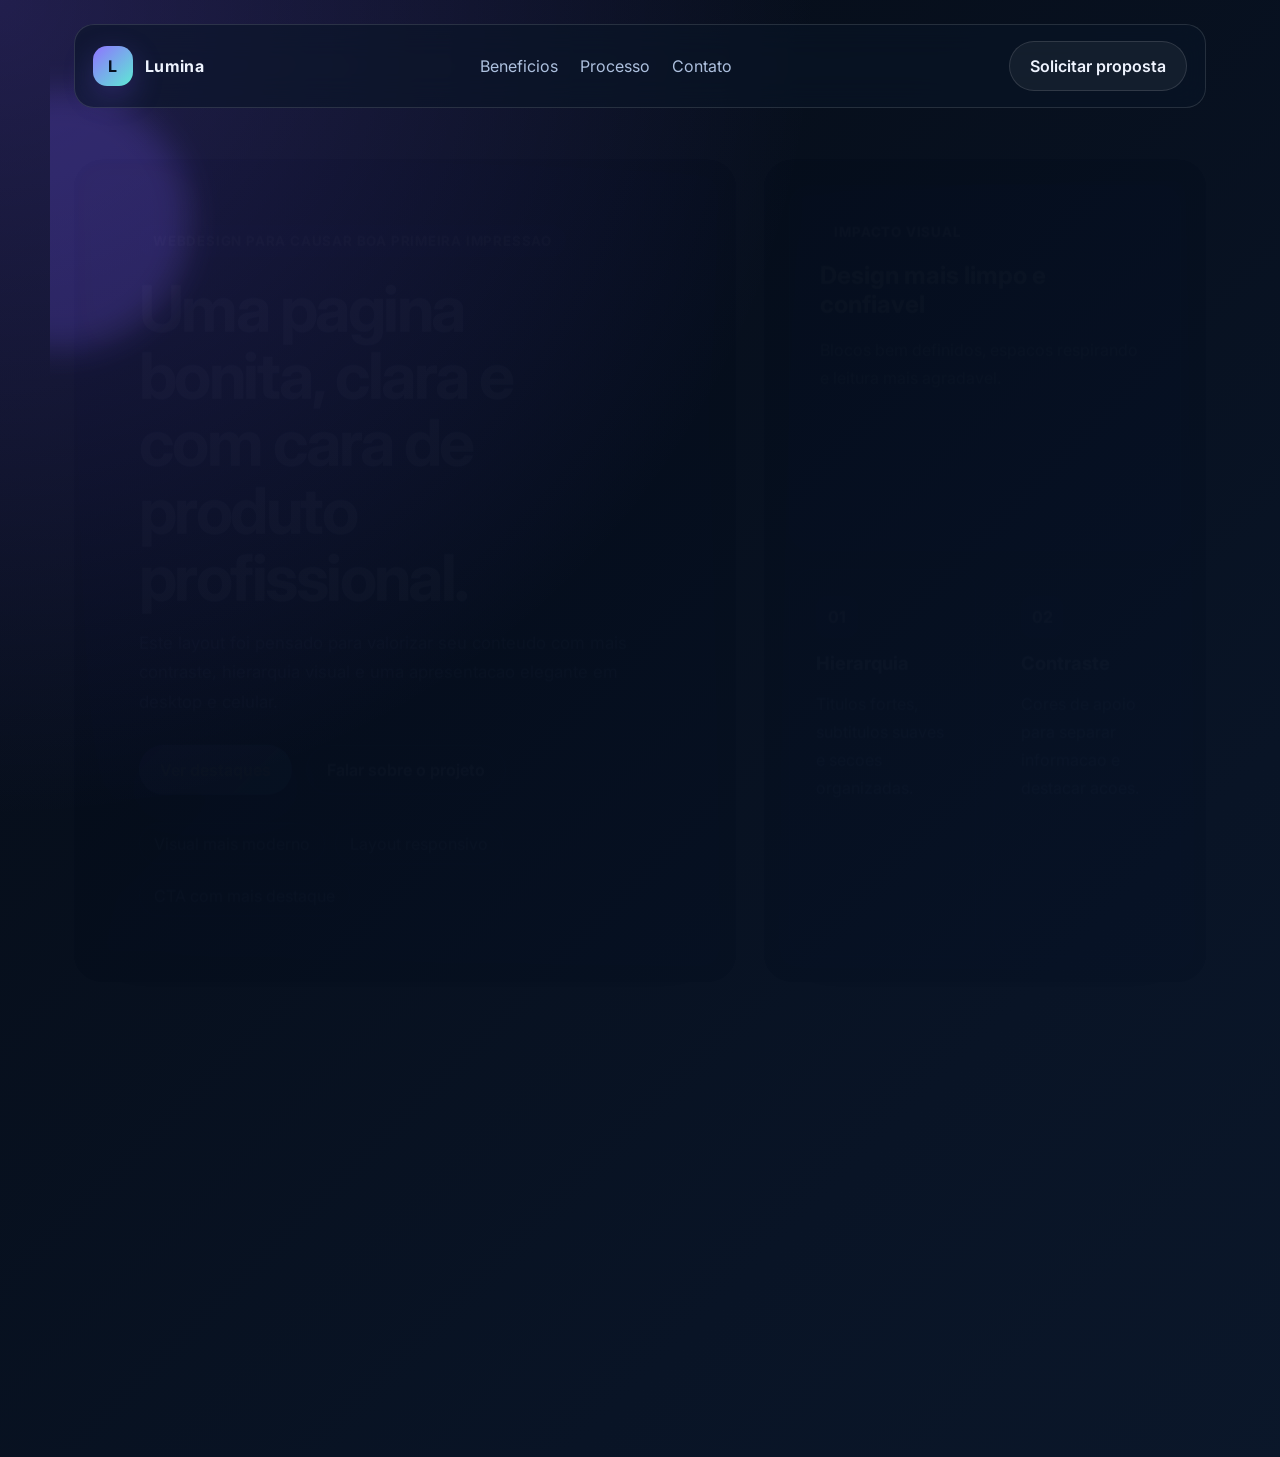
<file: index.html>
<!DOCTYPE html>
<html lang="pt-BR">
<head>
  <meta charset="UTF-8">
  <meta http-equiv="refresh" content="0; url=integracao-funcional.html">
  <meta name="viewport" content="width=device-width, initial-scale=1.0">
  <title>Redirecionando...</title>
</head>
<body>
  <p>Abra <a href="integracao-funcional.html">integracao-funcional.html</a>.</p>
</body>
</html>
</file>
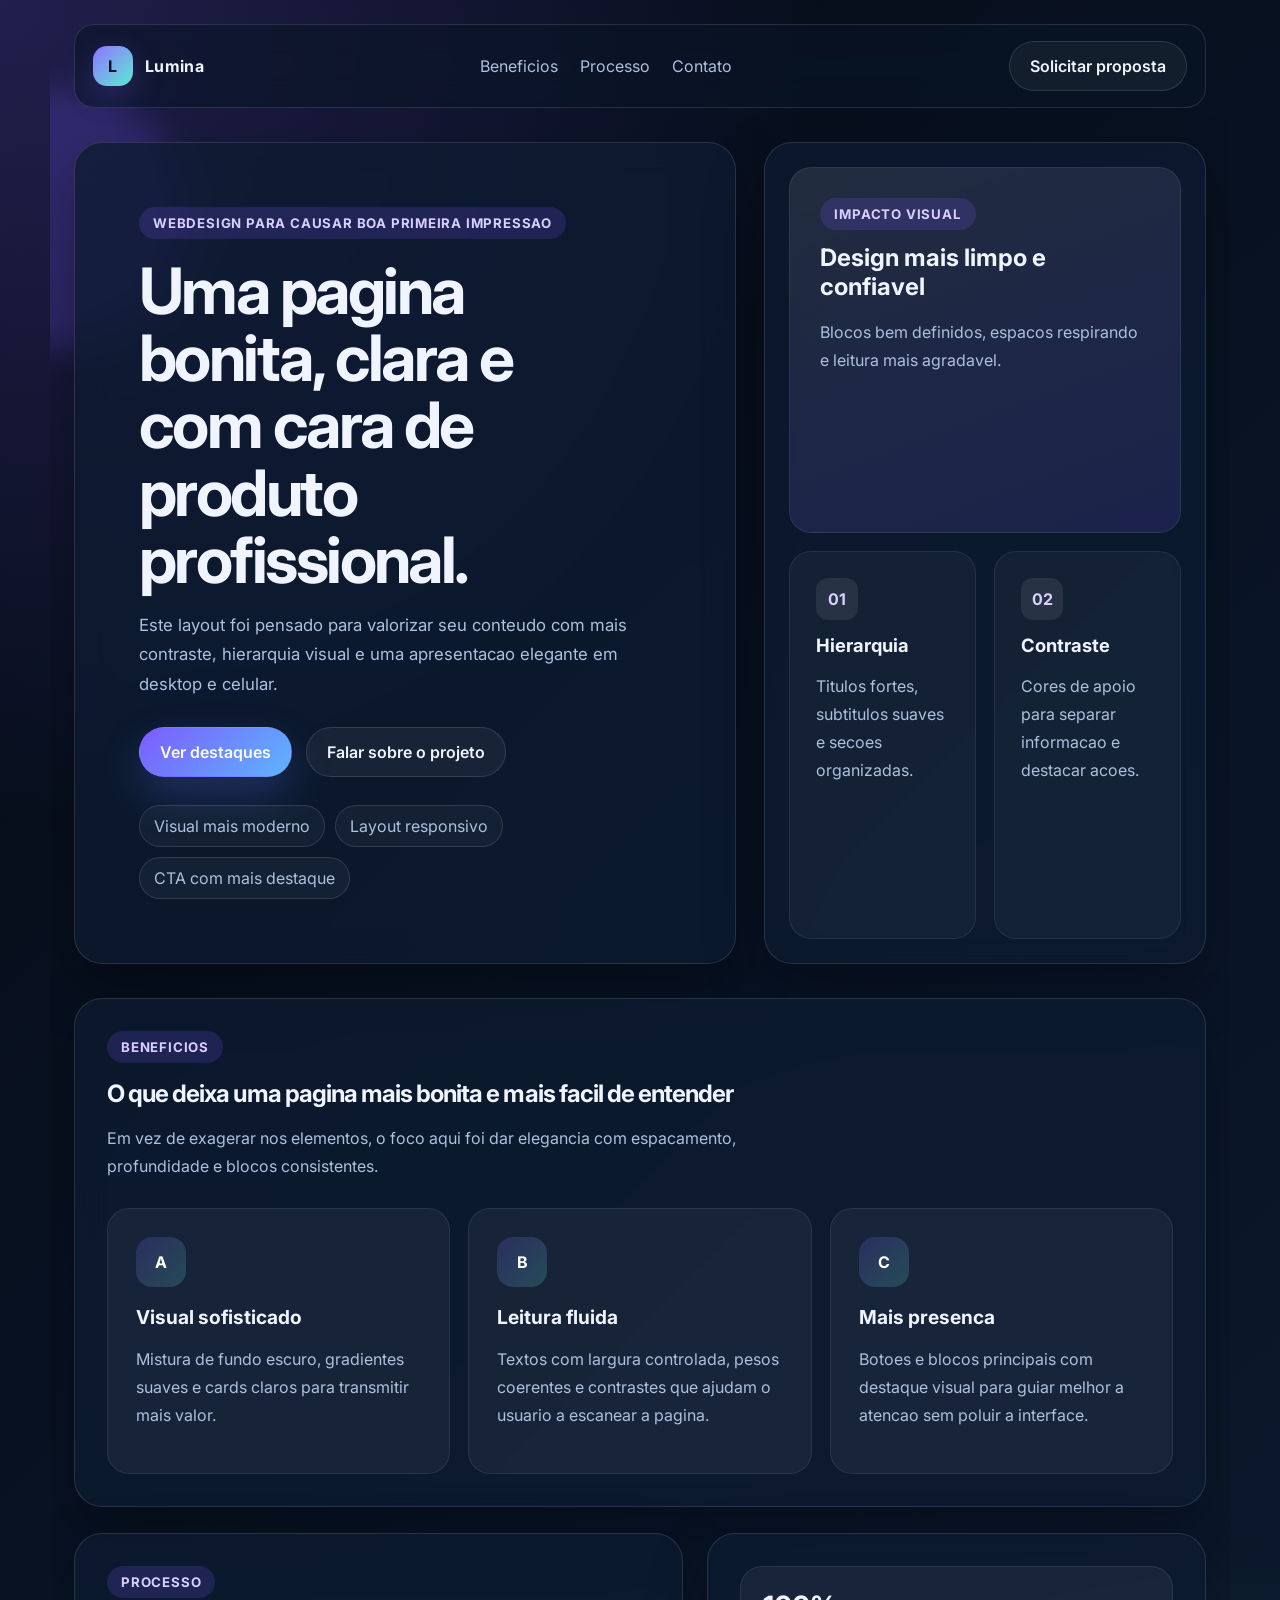
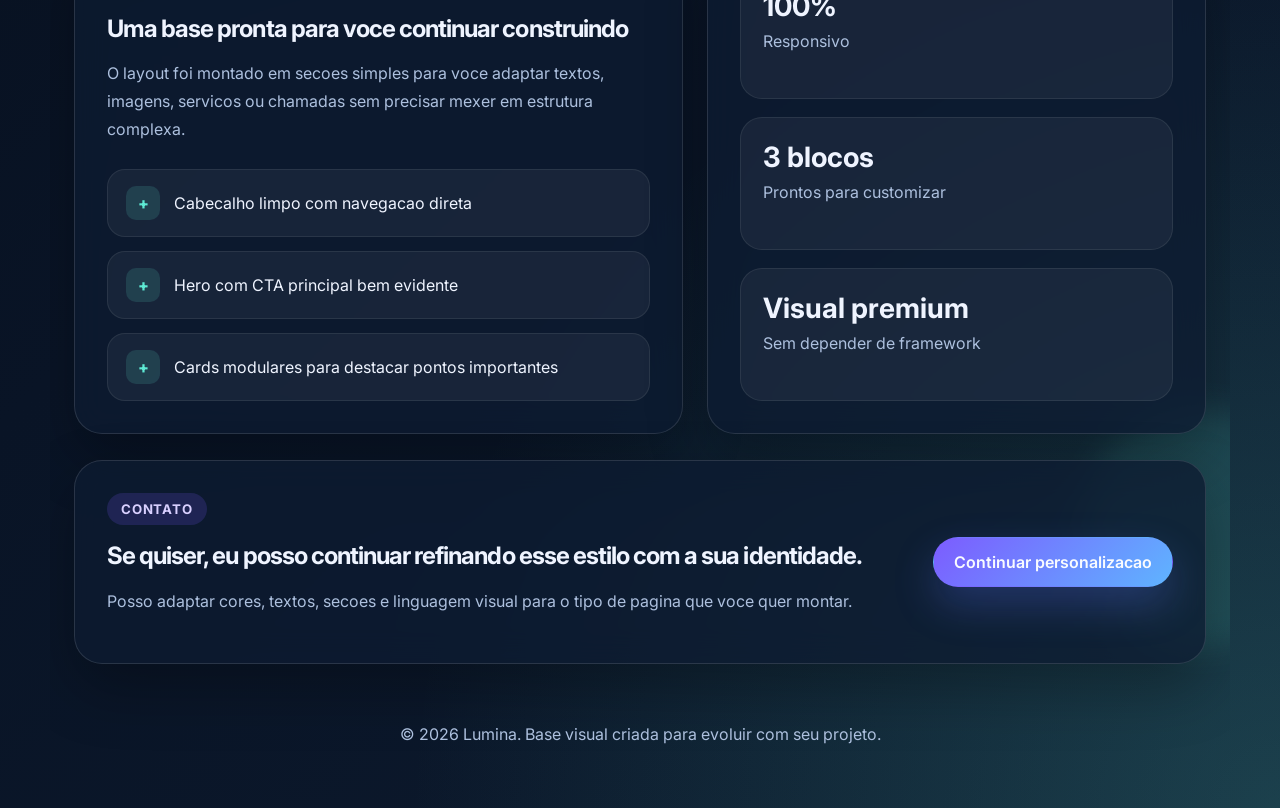
<file: integracao-funcional.html>
<!DOCTYPE html>
<html lang="pt-BR">
<head>
  <meta charset="UTF-8">
  <meta name="viewport" content="width=device-width, initial-scale=1.0">
  <title>Pagina com visual moderno</title>
  <meta
    name="description"
    content="Modelo de pagina com visual moderno, foco em clareza, contraste e apresentacao profissional."
  >
  <link rel="preconnect" href="https://fonts.googleapis.com">
  <link rel="preconnect" href="https://fonts.gstatic.com" crossorigin>
  <link
    href="https://fonts.googleapis.com/css2?family=Inter:wght@400;500;600;700;800&display=swap"
    rel="stylesheet"
  >
  <link rel="stylesheet" href="estilos.css">
</head>
<body>
  <div class="page-shell">
    <div class="background-orb orb-left" aria-hidden="true"></div>
    <div class="background-orb orb-right" aria-hidden="true"></div>

    <header class="topbar">
      <a href="#inicio" class="brand">
        <span class="brand-mark">L</span>
        <span class="brand-name">Lumina</span>
      </a>

      <nav class="nav">
        <a href="#beneficios">Beneficios</a>
        <a href="#processo">Processo</a>
        <a href="#contato">Contato</a>
      </nav>

      <a href="#contato" class="button button-ghost">Solicitar proposta</a>
    </header>

    <main>
      <section class="hero" id="inicio">
        <div class="hero-copy" data-reveal>
          <span class="eyebrow">Webdesign para causar boa primeira impressao</span>
          <h1>Uma pagina bonita, clara e com cara de produto profissional.</h1>
          <p class="hero-text">
            Este layout foi pensado para valorizar seu conteudo com mais contraste,
            hierarquia visual e uma apresentacao elegante em desktop e celular.
          </p>

          <div class="hero-actions">
            <a href="#beneficios" class="button button-primary">Ver destaques</a>
            <a href="#contato" class="button button-secondary">Falar sobre o projeto</a>
          </div>

          <ul class="hero-points" aria-label="Destaques do visual">
            <li>Visual mais moderno</li>
            <li>Layout responsivo</li>
            <li>CTA com mais destaque</li>
          </ul>
        </div>

        <aside class="hero-panel" data-reveal>
          <div class="panel-card panel-card-highlight">
            <span class="panel-label">Impacto visual</span>
            <strong>Design mais limpo e confiavel</strong>
            <p>Blocos bem definidos, espacos respirando e leitura mais agradavel.</p>
          </div>

          <div class="panel-grid">
            <article class="panel-card">
              <span class="panel-number">01</span>
              <h2>Hierarquia</h2>
              <p>Titulos fortes, subtitulos suaves e secoes organizadas.</p>
            </article>

            <article class="panel-card">
              <span class="panel-number">02</span>
              <h2>Contraste</h2>
              <p>Cores de apoio para separar informacao e destacar acoes.</p>
            </article>
          </div>
        </aside>
      </section>

      <section class="section" id="beneficios" data-reveal>
        <div class="section-heading">
          <span class="section-tag">Beneficios</span>
          <h2>O que deixa uma pagina mais bonita e mais facil de entender</h2>
          <p>
            Em vez de exagerar nos elementos, o foco aqui foi dar elegancia
            com espacamento, profundidade e blocos consistentes.
          </p>
        </div>

        <div class="feature-grid">
          <article class="feature-card">
            <span class="feature-icon">A</span>
            <h3>Visual sofisticado</h3>
            <p>
              Mistura de fundo escuro, gradientes suaves e cards claros para
              transmitir mais valor.
            </p>
          </article>

          <article class="feature-card">
            <span class="feature-icon">B</span>
            <h3>Leitura fluida</h3>
            <p>
              Textos com largura controlada, pesos coerentes e contrastes que
              ajudam o usuario a escanear a pagina.
            </p>
          </article>

          <article class="feature-card">
            <span class="feature-icon">C</span>
            <h3>Mais presenca</h3>
            <p>
              Botoes e blocos principais com destaque visual para guiar melhor a
              atencao sem poluir a interface.
            </p>
          </article>
        </div>
      </section>

      <section class="section section-split" id="processo">
        <div class="content-card" data-reveal>
          <span class="section-tag">Processo</span>
          <h2>Uma base pronta para voce continuar construindo</h2>
          <p>
            O layout foi montado em secoes simples para voce adaptar textos,
            imagens, servicos ou chamadas sem precisar mexer em estrutura complexa.
          </p>

          <div class="checklist">
            <div class="check-item">
              <span class="check-mark">+</span>
              <span>Cabecalho limpo com navegacao direta</span>
            </div>
            <div class="check-item">
              <span class="check-mark">+</span>
              <span>Hero com CTA principal bem evidente</span>
            </div>
            <div class="check-item">
              <span class="check-mark">+</span>
              <span>Cards modulares para destacar pontos importantes</span>
            </div>
          </div>
        </div>

        <div class="stats-card" data-reveal>
          <div class="stat-item">
            <strong>100%</strong>
            <span>Responsivo</span>
          </div>
          <div class="stat-item">
            <strong>3 blocos</strong>
            <span>Prontos para customizar</span>
          </div>
          <div class="stat-item">
            <strong>Visual premium</strong>
            <span>Sem depender de framework</span>
          </div>
        </div>
      </section>

      <section class="section cta-section" id="contato" data-reveal>
        <div>
          <span class="section-tag">Contato</span>
          <h2>Se quiser, eu posso continuar refinando esse estilo com a sua identidade.</h2>
          <p>
            Posso adaptar cores, textos, secoes e linguagem visual para o tipo
            de pagina que voce quer montar.
          </p>
        </div>

        <a href="mailto:contato@exemplo.com" class="button button-primary">
          Continuar personalizacao
        </a>
      </section>
    </main>

    <footer class="footer">
      <p>&copy; <span id="current-year"></span> Lumina. Base visual criada para evoluir com seu projeto.</p>
    </footer>
  </div>

  <script src="app.js"></script>
</body>
</html>
</file>
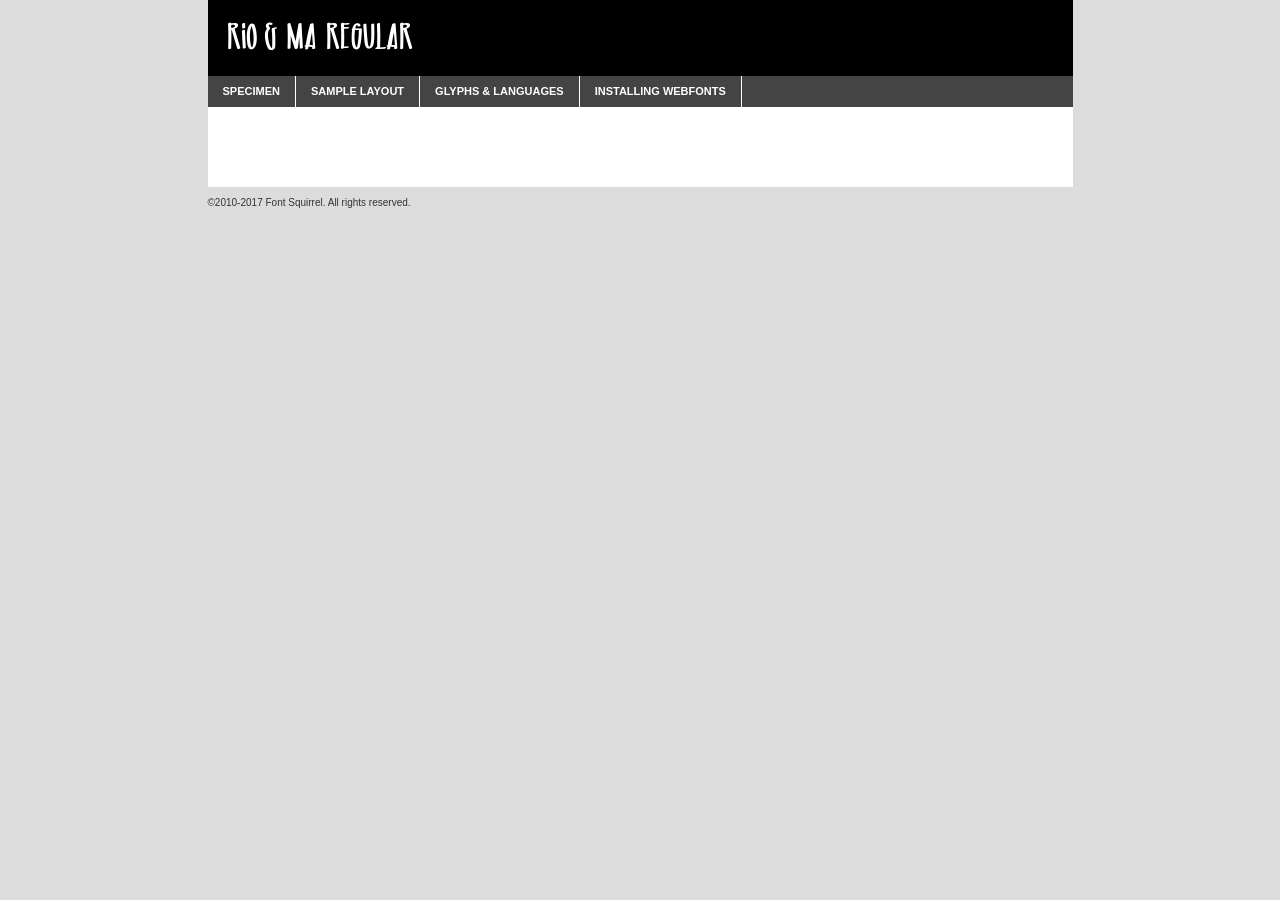
<file: public/fonts/rio__ma_400-demo.html>
<!DOCTYPE html PUBLIC "-//W3C//DTD XHTML 1.0 Transitional//EN"
        "http://www.w3.org/TR/xhtml1/DTD/xhtml1-transitional.dtd">

<html xmlns="http://www.w3.org/1999/xhtml" xml:lang="en" lang="en">
<head>
    <meta http-equiv="Content-Type" content="text/html; charset=utf-8"/>
    <script src="http://ajax.googleapis.com/ajax/libs/jquery/1.7.2/jquery.min.js" type="text/javascript" charset="utf-8"></script>
    <script type="text/javascript">
		(function($) {
			$.fn.easyTabs = function(option) {
				var param = jQuery.extend({ fadeSpeed: 'fast', defaultContent: 1, activeClass: 'active' }, option);
				$(this).each(function() {
					var thisId = '#' + this.id;
					if ( param.defaultContent == '' )
					{
						param.defaultContent = 1;
					}
					if ( typeof param.defaultContent == 'number' )
					{
						var defaultTab = $(thisId + ' .tabs li:eq(' + (param.defaultContent - 1) + ') a').attr('href').substr(1);
					}
					else
					{
						var defaultTab = param.defaultContent;
					}
					$(thisId + ' .tabs li a').each(function() {
						var tabToHide = $(this).attr('href').substr(1);
						$('#' + tabToHide).addClass('easytabs-tab-content');
					});
					hideAll();
					changeContent(defaultTab);

					function hideAll() {$(thisId + ' .easytabs-tab-content').hide();}

					function changeContent(tabId)
					{
						hideAll();
						$(thisId + ' .tabs li').removeClass(param.activeClass);
						$(thisId + ' .tabs li a[href=#' + tabId + ']').closest('li').addClass(param.activeClass);
						if ( param.fadeSpeed != 'none' )
						{
							$(thisId + ' #' + tabId).fadeIn(param.fadeSpeed);
						}
						else
						{
							$(thisId + ' #' + tabId).show();
						}
					}

					$(thisId + ' .tabs li').click(function() {
						var tabId = $(this).find('a').attr('href').substr(1);
						changeContent(tabId);
						return false;
					});
				});
			}
		})(jQuery);
    </script>
    <link rel="stylesheet" href="specimen_files/specimen_stylesheet.css" type="text/css" charset="utf-8"/>
    <link rel="stylesheet" href="stylesheet.css" type="text/css" charset="utf-8"/>

    <style type="text/css">
        		body {
			font-family: 'rio__maregular';
        		}

            </style>

    <title>RIO & MA Regular Specimen</title>


    <script type="text/javascript" charset="utf-8">
		$(document).ready(function() {
			$('#container').easyTabs({ defaultContent: 1 });
		});
    </script>
</head>

<body>
<div id="container">
    <div id="header">
		RIO & MA Regular    </div>
    <ul class="tabs">
        <li><a href="#specimen">Specimen</a></li>
        <li><a href="#layout">Sample Layout</a></li>
                <li><a href="#glyphs">Glyphs &amp; Languages</a></li>
        <li><a href="#installing">Installing Webfonts</a></li>

    </ul>

    <div id="main_content">


        <div id="specimen">

            <div class="section">
                <div class="grid12 firstcol">
                    <div class="huge">AaBb</div>
                </div>
            </div>

            <div class="section">
                <div class="glyph_range">A&#x200B;B&#x200b;C&#x200b;D&#x200b;E&#x200b;F&#x200b;G&#x200b;H&#x200b;I&#x200b;J&#x200b;K&#x200b;L&#x200b;M&#x200b;N&#x200b;O&#x200b;P&#x200b;Q&#x200b;R&#x200b;S&#x200b;T&#x200b;U&#x200b;V&#x200b;W&#x200b;X&#x200b;Y&#x200b;Z&#x200b;a&#x200b;b&#x200b;c&#x200b;d&#x200b;e&#x200b;f&#x200b;g&#x200b;h&#x200b;i&#x200b;j&#x200b;k&#x200b;l&#x200b;m&#x200b;n&#x200b;o&#x200b;p&#x200b;q&#x200b;r&#x200b;s&#x200b;t&#x200b;u&#x200b;v&#x200b;w&#x200b;x&#x200b;y&#x200b;z&#x200b;1&#x200b;2&#x200b;3&#x200b;4&#x200b;5&#x200b;6&#x200b;7&#x200b;8&#x200b;9&#x200b;0&#x200b;&amp;&#x200b;.&#x200b;,&#x200b;?&#x200b;!&#x200b;&#64;&#x200b;(&#x200b;)&#x200b;#&#x200b;$&#x200b;%&#x200b;*&#x200b;+&#x200b;-&#x200b;=&#x200b;:&#x200b;;</div>
            </div>
            <div class="section">
                <div class="grid12 firstcol">
                    <table class="sample_table">
                        <tr>
                            <td>10</td>
                            <td class="size10">abcdefghijklmnopqrstuvwxyzABCDEFGHIJKLMNOPQRSTUVWXYZ0123456789abcdefghijklmnopqrstuvwxyzABCDEFGHIJKLMNOPQRSTUVWXYZ0123456789abcdefghijklmnopqrstuvwxyzABCDEFGHIJKLMNOPQRSTUVWXYZ</td>
                        </tr>
                        <tr>
                            <td>11</td>
                            <td class="size11">abcdefghijklmnopqrstuvwxyzABCDEFGHIJKLMNOPQRSTUVWXYZ0123456789abcdefghijklmnopqrstuvwxyzABCDEFGHIJKLMNOPQRSTUVWXYZ0123456789abcdefghijklmnopqrstuvwxyzABCDEFGHIJKLMNOPQRSTUVWXYZ</td>
                        </tr>
                        <tr>
                            <td>12</td>
                            <td class="size12">abcdefghijklmnopqrstuvwxyzABCDEFGHIJKLMNOPQRSTUVWXYZ0123456789abcdefghijklmnopqrstuvwxyzABCDEFGHIJKLMNOPQRSTUVWXYZ0123456789abcdefghijklmnopqrstuvwxyzABCDEFGHIJKLMNOPQRSTUVWXYZ</td>
                        </tr>
                        <tr>
                            <td>13</td>
                            <td class="size13">abcdefghijklmnopqrstuvwxyzABCDEFGHIJKLMNOPQRSTUVWXYZ0123456789abcdefghijklmnopqrstuvwxyzABCDEFGHIJKLMNOPQRSTUVWXYZ0123456789abcdefghijklmnopqrstuvwxyzABCDEFGHIJKLMNOPQRSTUVWXYZ</td>
                        </tr>
                        <tr>
                            <td>14</td>
                            <td class="size14">abcdefghijklmnopqrstuvwxyzABCDEFGHIJKLMNOPQRSTUVWXYZ0123456789abcdefghijklmnopqrstuvwxyzABCDEFGHIJKLMNOPQRSTUVWXYZ0123456789abcdefghijklmnopqrstuvwxyzABCDEFGHIJKLMNOPQRSTUVWXYZ</td>
                        </tr>
                        <tr>
                            <td>16</td>
                            <td class="size16">abcdefghijklmnopqrstuvwxyzABCDEFGHIJKLMNOPQRSTUVWXYZ0123456789abcdefghijklmnopqrstuvwxyzABCDEFGHIJKLMNOPQRSTUVWXYZ</td>
                        </tr>
                        <tr>
                            <td>18</td>
                            <td class="size18">abcdefghijklmnopqrstuvwxyzABCDEFGHIJKLMNOPQRSTUVWXYZ0123456789abcdefghijklmnopqrstuvwxyzABCDEFGHIJKLMNOPQRSTUVWXYZ</td>
                        </tr>
                        <tr>
                            <td>20</td>
                            <td class="size20">abcdefghijklmnopqrstuvwxyzABCDEFGHIJKLMNOPQRSTUVWXYZ0123456789abcdefghijklmnopqrstuvwxyzABCDEFGHIJKLMNOPQRSTUVWXYZ</td>
                        </tr>
                        <tr>
                            <td>24</td>
                            <td class="size24">abcdefghijklmnopqrstuvwxyzABCDEFGHIJKLMNOPQRSTUVWXYZ0123456789abcdefghijklmnopqrstuvwxyzABCDEFGHIJKLMNOPQRSTUVWXYZ</td>
                        </tr>
                        <tr>
                            <td>30</td>
                            <td class="size30">abcdefghijklmnopqrstuvwxyzABCDEFGHIJKLMNOPQRSTUVWXYZ0123456789abcdefghijklmnopqrstuvwxyzABCDEFGHIJKLMNOPQRSTUVWXYZ</td>
                        </tr>
                        <tr>
                            <td>36</td>
                            <td class="size36">abcdefghijklmnopqrstuvwxyzABCDEFGHIJKLMNOPQRSTUVWXYZ0123456789abcdefghijklmnopqrstuvwxyzABCDEFGHIJKLMNOPQRSTUVWXYZ</td>
                        </tr>
                        <tr>
                            <td>48</td>
                            <td class="size48">abcdefghijklmnopqrstuvwxyzABCDEFGHIJKLMNOPQRSTUVWXYZ0123456789abcdefghijklmnopqrstuvwxyzABCDEFGHIJKLMNOPQRSTUVWXYZ</td>
                        </tr>
                        <tr>
                            <td>60</td>
                            <td class="size60">abcdefghijklmnopqrstuvwxyzABCDEFGHIJKLMNOPQRSTUVWXYZ0123456789abcdefghijklmnopqrstuvwxyzABCDEFGHIJKLMNOPQRSTUVWXYZ</td>
                        </tr>
                        <tr>
                            <td>72</td>
                            <td class="size72">abcdefghijklmnopqrstuvwxyzABCDEFGHIJKLMNOPQRSTUVWXYZ0123456789abcdefghijklmnopqrstuvwxyzABCDEFGHIJKLMNOPQRSTUVWXYZ</td>
                        </tr>
                        <tr>
                            <td>90</td>
                            <td class="size90">abcdefghijklmnopqrstuvwxyzABCDEFGHIJKLMNOPQRSTUVWXYZ0123456789abcdefghijklmnopqrstuvwxyzABCDEFGHIJKLMNOPQRSTUVWXYZ</td>
                        </tr>
                    </table>

                </div>

            </div>


            <div class="section" id="bodycomparison">


                <div id="xheight">
                    <div class="fontbody">&#x25FC;&#x25FC;&#x25FC;&#x25FC;&#x25FC;&#x25FC;&#x25FC;&#x25FC;&#x25FC;&#x25FC;&#x25FC;&#x25FC;&#x25FC;&#x25FC;&#x25FC;&#x25FC;&#x25FC;&#x25FC;&#x25FC;&#x25FC;&#x25FC;&#x25FC;&#x25FC;&#x25FC;&#x25FC;&#x25FC;&#x25FC;&#x25FC;&#x25FC;&#x25FC;&#x25FC;&#x25FC;&#x25FC;&#x25FC;&#x25FC;&#x25FC;&#x25FC;&#x25FC;&#x25FC;&#x25FC;&#x25FC;&#x25FC;&#x25FC;&#x25FC;&#x25FC;&#x25FC;&#x25FC;&#x25FC;&#x25FC;&#x25FC;&#x25FC;&#x25FC;&#x25FC;&#x25FC;&#x25FC;&#x25FC;&#x25FC;&#x25FC;&#x25FC;&#x25FC;&#x25FC;&#x25FC;&#x25FC;&#x25FC;&#x25FC;&#x25FC;&#x25FC;&#x25FC;&#x25FC;&#x25FC;&#x25FC;&#x25FC;&#x25FC;&#x25FC;&#x25FC;&#x25FC;&#x25FC;&#x25FC;&#x25FC;&#x25FC;&#x25FC;&#x25FC;&#x25FC;&#x25FC;&#x25FC;&#x25FC;&#x25FC;&#x25FC;&#x25FC;&#x25FC;&#x25FC;&#x25FC;&#x25FC;&#x25FC;&#x25FC;&#x25FC;&#x25FC;&#x25FC;&#x25FC;body</div>
                    <div class="arialbody">body</div>
                    <div class="verdanabody">body</div>
                    <div class="georgiabody">body</div>
                </div>
                <div class="fontbody" style="z-index:1">
                    body<span>RIO & MA Regular</span>
                </div>
                <div class="arialbody" style="z-index:1">
                    body<span>Arial</span>
                </div>
                <div class="verdanabody" style="z-index:1">
                    body<span>Verdana</span>
                </div>
                <div class="georgiabody" style="z-index:1">
                    body<span>Georgia</span>
                </div>


            </div>


            <div class="section psample psample_row1" id="">

                <div class="grid2 firstcol">
                    <p class="size10"><span>10.</span>Aenean lacinia bibendum nulla sed consectetur. Fusce dapibus, tellus ac cursus commodo, tortor mauris condimentum nibh, ut fermentum massa justo sit amet risus. Nullam id dolor id nibh ultricies vehicula ut id elit. Cum sociis natoque penatibus et magnis dis parturient montes, nascetur ridiculus mus. Nulla vitae elit libero, a pharetra augue.</p>

                </div>
                <div class="grid3">
                    <p class="size11"><span>11.</span>Aenean lacinia bibendum nulla sed consectetur. Fusce dapibus, tellus ac cursus commodo, tortor mauris condimentum nibh, ut fermentum massa justo sit amet risus. Nullam id dolor id nibh ultricies vehicula ut id elit. Cum sociis natoque penatibus et magnis dis parturient montes, nascetur ridiculus mus. Nulla vitae elit libero, a pharetra augue.</p>

                </div>
                <div class="grid3">
                    <p class="size12"><span>12.</span>Aenean lacinia bibendum nulla sed consectetur. Fusce dapibus, tellus ac cursus commodo, tortor mauris condimentum nibh, ut fermentum massa justo sit amet risus. Nullam id dolor id nibh ultricies vehicula ut id elit. Cum sociis natoque penatibus et magnis dis parturient montes, nascetur ridiculus mus. Nulla vitae elit libero, a pharetra augue.</p>

                </div>
                <div class="grid4">
                    <p class="size13"><span>13.</span>Aenean lacinia bibendum nulla sed consectetur. Fusce dapibus, tellus ac cursus commodo, tortor mauris condimentum nibh, ut fermentum massa justo sit amet risus. Nullam id dolor id nibh ultricies vehicula ut id elit. Cum sociis natoque penatibus et magnis dis parturient montes, nascetur ridiculus mus. Nulla vitae elit libero, a pharetra augue.</p>

                </div>
                <div class="white_blend"></div>

            </div>
            <div class="section psample psample_row2" id="">
                <div class="grid3 firstcol">
                    <p class="size14"><span>14.</span>Aenean lacinia bibendum nulla sed consectetur. Fusce dapibus, tellus ac cursus commodo, tortor mauris condimentum nibh, ut fermentum massa justo sit amet risus. Nullam id dolor id nibh ultricies vehicula ut id elit. Cum sociis natoque penatibus et magnis dis parturient montes, nascetur ridiculus mus. Nulla vitae elit libero, a pharetra augue.</p>

                </div>
                <div class="grid4">
                    <p class="size16"><span>16.</span>Aenean lacinia bibendum nulla sed consectetur. Fusce dapibus, tellus ac cursus commodo, tortor mauris condimentum nibh, ut fermentum massa justo sit amet risus. Nullam id dolor id nibh ultricies vehicula ut id elit. Cum sociis natoque penatibus et magnis dis parturient montes, nascetur ridiculus mus. Nulla vitae elit libero, a pharetra augue.</p>

                </div>
                <div class="grid5">
                    <p class="size18"><span>18.</span>Aenean lacinia bibendum nulla sed consectetur. Fusce dapibus, tellus ac cursus commodo, tortor mauris condimentum nibh, ut fermentum massa justo sit amet risus. Nullam id dolor id nibh ultricies vehicula ut id elit. Cum sociis natoque penatibus et magnis dis parturient montes, nascetur ridiculus mus. Nulla vitae elit libero, a pharetra augue.</p>

                </div>

                <div class="white_blend"></div>

            </div>

            <div class="section psample psample_row3" id="">
                <div class="grid5 firstcol">
                    <p class="size20"><span>20.</span>Aenean lacinia bibendum nulla sed consectetur. Fusce dapibus, tellus ac cursus commodo, tortor mauris condimentum nibh, ut fermentum massa justo sit amet risus. Nullam id dolor id nibh ultricies vehicula ut id elit. Cum sociis natoque penatibus et magnis dis parturient montes, nascetur ridiculus mus. Nulla vitae elit libero, a pharetra augue.</p>
                </div>
                <div class="grid7">
                    <p class="size24"><span>24.</span>Aenean lacinia bibendum nulla sed consectetur. Fusce dapibus, tellus ac cursus commodo, tortor mauris condimentum nibh, ut fermentum massa justo sit amet risus. Nullam id dolor id nibh ultricies vehicula ut id elit. Cum sociis natoque penatibus et magnis dis parturient montes, nascetur ridiculus mus. Nulla vitae elit libero, a pharetra augue.</p>
                </div>

                <div class="white_blend"></div>

            </div>

            <div class="section psample psample_row4" id="">
                <div class="grid12 firstcol">
                    <p class="size30"><span>30.</span>Aenean lacinia bibendum nulla sed consectetur. Fusce dapibus, tellus ac cursus commodo, tortor mauris condimentum nibh, ut fermentum massa justo sit amet risus. Nullam id dolor id nibh ultricies vehicula ut id elit. Cum sociis natoque penatibus et magnis dis parturient montes, nascetur ridiculus mus. Nulla vitae elit libero, a pharetra augue.</p>
                </div>
                <div class="white_blend"></div>

            </div>


            <div class="section psample psample_row1 fullreverse">
                <div class="grid2 firstcol">
                    <p class="size10"><span>10.</span>Aenean lacinia bibendum nulla sed consectetur. Fusce dapibus, tellus ac cursus commodo, tortor mauris condimentum nibh, ut fermentum massa justo sit amet risus. Nullam id dolor id nibh ultricies vehicula ut id elit. Cum sociis natoque penatibus et magnis dis parturient montes, nascetur ridiculus mus. Nulla vitae elit libero, a pharetra augue.</p>

                </div>
                <div class="grid3">
                    <p class="size11"><span>11.</span>Aenean lacinia bibendum nulla sed consectetur. Fusce dapibus, tellus ac cursus commodo, tortor mauris condimentum nibh, ut fermentum massa justo sit amet risus. Nullam id dolor id nibh ultricies vehicula ut id elit. Cum sociis natoque penatibus et magnis dis parturient montes, nascetur ridiculus mus. Nulla vitae elit libero, a pharetra augue.</p>

                </div>
                <div class="grid3">
                    <p class="size12"><span>12.</span>Aenean lacinia bibendum nulla sed consectetur. Fusce dapibus, tellus ac cursus commodo, tortor mauris condimentum nibh, ut fermentum massa justo sit amet risus. Nullam id dolor id nibh ultricies vehicula ut id elit. Cum sociis natoque penatibus et magnis dis parturient montes, nascetur ridiculus mus. Nulla vitae elit libero, a pharetra augue.</p>

                </div>
                <div class="grid4">
                    <p class="size13"><span>13.</span>Aenean lacinia bibendum nulla sed consectetur. Fusce dapibus, tellus ac cursus commodo, tortor mauris condimentum nibh, ut fermentum massa justo sit amet risus. Nullam id dolor id nibh ultricies vehicula ut id elit. Cum sociis natoque penatibus et magnis dis parturient montes, nascetur ridiculus mus. Nulla vitae elit libero, a pharetra augue.</p>

                </div>
                <div class="black_blend"></div>

            </div>

            <div class="section psample psample_row2 fullreverse">
                <div class="grid3 firstcol">
                    <p class="size14"><span>14.</span>Aenean lacinia bibendum nulla sed consectetur. Fusce dapibus, tellus ac cursus commodo, tortor mauris condimentum nibh, ut fermentum massa justo sit amet risus. Nullam id dolor id nibh ultricies vehicula ut id elit. Cum sociis natoque penatibus et magnis dis parturient montes, nascetur ridiculus mus. Nulla vitae elit libero, a pharetra augue.</p>

                </div>
                <div class="grid4">
                    <p class="size16"><span>16.</span>Aenean lacinia bibendum nulla sed consectetur. Fusce dapibus, tellus ac cursus commodo, tortor mauris condimentum nibh, ut fermentum massa justo sit amet risus. Nullam id dolor id nibh ultricies vehicula ut id elit. Cum sociis natoque penatibus et magnis dis parturient montes, nascetur ridiculus mus. Nulla vitae elit libero, a pharetra augue.</p>

                </div>
                <div class="grid5">
                    <p class="size18"><span>18.</span>Aenean lacinia bibendum nulla sed consectetur. Fusce dapibus, tellus ac cursus commodo, tortor mauris condimentum nibh, ut fermentum massa justo sit amet risus. Nullam id dolor id nibh ultricies vehicula ut id elit. Cum sociis natoque penatibus et magnis dis parturient montes, nascetur ridiculus mus. Nulla vitae elit libero, a pharetra augue.</p>

                </div>
                <div class="black_blend"></div>

            </div>

            <div class="section psample fullreverse psample_row3" id="">
                <div class="grid5 firstcol">
                    <p class="size20"><span>20.</span>Aenean lacinia bibendum nulla sed consectetur. Fusce dapibus, tellus ac cursus commodo, tortor mauris condimentum nibh, ut fermentum massa justo sit amet risus. Nullam id dolor id nibh ultricies vehicula ut id elit. Cum sociis natoque penatibus et magnis dis parturient montes, nascetur ridiculus mus. Nulla vitae elit libero, a pharetra augue.</p>
                </div>
                <div class="grid7">
                    <p class="size24"><span>24.</span>Aenean lacinia bibendum nulla sed consectetur. Fusce dapibus, tellus ac cursus commodo, tortor mauris condimentum nibh, ut fermentum massa justo sit amet risus. Nullam id dolor id nibh ultricies vehicula ut id elit. Cum sociis natoque penatibus et magnis dis parturient montes, nascetur ridiculus mus. Nulla vitae elit libero, a pharetra augue.</p>
                </div>

                <div class="black_blend"></div>

            </div>

            <div class="section psample fullreverse psample_row4" id="" style="border-bottom: 20px #000 solid;">
                <div class="grid12 firstcol">
                    <p class="size30"><span>30.</span>Aenean lacinia bibendum nulla sed consectetur. Fusce dapibus, tellus ac cursus commodo, tortor mauris condimentum nibh, ut fermentum massa justo sit amet risus. Nullam id dolor id nibh ultricies vehicula ut id elit. Cum sociis natoque penatibus et magnis dis parturient montes, nascetur ridiculus mus. Nulla vitae elit libero, a pharetra augue.</p>
                </div>
                <div class="black_blend"></div>

            </div>


        </div>

        <div id="layout">

            <div class="section">

                <div class="grid12 firstcol">
                    <h1>Lorem Ipsum Dolor</h1>
                    <h2>Etiam porta sem malesuada magna mollis euismod</h2>

                    <p class="byline">By <a href="#link">Aenean Lacinia</a></p>
                </div>
            </div>
            <div class="section">
                <div class="grid8 firstcol">
                    <p class="large">Donec sed odio dui. Morbi leo risus, porta ac consectetur ac, vestibulum at eros. Fusce dapibus, tellus ac cursus commodo, tortor mauris condimentum nibh, ut fermentum massa justo sit amet risus. </p>


                    <h3>Pellentesque ornare sem</h3>

                    <p>Maecenas sed diam eget risus varius blandit sit amet non magna. Maecenas faucibus mollis interdum. Donec ullamcorper nulla non metus auctor fringilla. Nullam id dolor id nibh ultricies vehicula ut id elit. Nullam id dolor id nibh ultricies vehicula ut id elit. </p>

                    <p>Aenean eu leo quam. Pellentesque ornare sem lacinia quam venenatis vestibulum. Lorem ipsum dolor sit amet, consectetur adipiscing elit. Cum sociis natoque penatibus et magnis dis parturient montes, nascetur ridiculus mus. </p>

                    <p>Nulla vitae elit libero, a pharetra augue. Praesent commodo cursus magna, vel scelerisque nisl consectetur et. Aenean lacinia bibendum nulla sed consectetur. </p>

                    <p>Nullam quis risus eget urna mollis ornare vel eu leo. Nullam quis risus eget urna mollis ornare vel eu leo. Maecenas sed diam eget risus varius blandit sit amet non magna. Donec ullamcorper nulla non metus auctor fringilla. </p>

                    <h3>Cras mattis consectetur</h3>

                    <p>Aenean eu leo quam. Pellentesque ornare sem lacinia quam venenatis vestibulum. Aenean lacinia bibendum nulla sed consectetur. Integer posuere erat a ante venenatis dapibus posuere velit aliquet. Cras mattis consectetur purus sit amet fermentum. </p>

                    <p>Nullam id dolor id nibh ultricies vehicula ut id elit. Nullam quis risus eget urna mollis ornare vel eu leo. Cras mattis consectetur purus sit amet fermentum.</p>
                </div>

                <div class="grid4 sidebar">

                    <div class="box reverse">
                        <p class="last">Nullam quis risus eget urna mollis ornare vel eu leo. Donec ullamcorper nulla non metus auctor fringilla. Cras mattis consectetur purus sit amet fermentum. Sed posuere consectetur est at lobortis. Lorem ipsum dolor sit amet, consectetur adipiscing elit. </p>
                    </div>

                    <p class="caption">Maecenas sed diam eget risus varius.</p>

                    <p>Vestibulum id ligula porta felis euismod semper. Integer posuere erat a ante venenatis dapibus posuere velit aliquet. Vestibulum id ligula porta felis euismod semper. Sed posuere consectetur est at lobortis. Maecenas sed diam eget risus varius blandit sit amet non magna. Fusce dapibus, tellus ac cursus commodo, tortor mauris condimentum nibh, ut fermentum massa justo sit amet risus. </p>


                    <p>Duis mollis, est non commodo luctus, nisi erat porttitor ligula, eget lacinia odio sem nec elit. Aenean lacinia bibendum nulla sed consectetur. Vivamus sagittis lacus vel augue laoreet rutrum faucibus dolor auctor. Aenean lacinia bibendum nulla sed consectetur. Nullam quis risus eget urna mollis ornare vel eu leo. </p>

                    <p>Praesent commodo cursus magna, vel scelerisque nisl consectetur et. Donec ullamcorper nulla non metus auctor fringilla. Maecenas faucibus mollis interdum. Fusce dapibus, tellus ac cursus commodo, tortor mauris condimentum nibh, ut fermentum massa justo sit amet risus. </p>

                </div>
            </div>

        </div>


		

        <div id="glyphs">
            <div class="section">
                <div class="grid12 firstcol">

                    <h1>Language Support</h1>
                    <p>The subset of RIO & MA Regular in this kit supports the following languages:<br/>

						                    </p>
                    <h1>Glyph Chart</h1>
                    <p>The subset of RIO & MA Regular in this kit includes all the glyphs listed below. Unicode entities are included above each glyph to help you insert individual characters into your layout.</p>
                    <div id="glyph_chart">

						                            							                                <div><p>&amp;#29;</p>&#29;</div>
																				                                <div><p>&amp;#13;</p>&#13;</div>
																				                                <div><p>&amp;#29;</p>&#29;</div>
																				                                <div><p>&amp;#32;</p>&#32;</div>
																				                                <div><p>&amp;#33;</p>&#33;</div>
																				                                <div><p>&amp;#34;</p>&#34;</div>
																				                                <div><p>&amp;#35;</p>&#35;</div>
																				                                <div><p>&amp;#36;</p>&#36;</div>
																				                                <div><p>&amp;#37;</p>&#37;</div>
																				                                <div><p>&amp;#38;</p>&#38;</div>
																				                                <div><p>&amp;#39;</p>&#39;</div>
																				                                <div><p>&amp;#40;</p>&#40;</div>
																				                                <div><p>&amp;#41;</p>&#41;</div>
																				                                <div><p>&amp;#42;</p>&#42;</div>
																				                                <div><p>&amp;#43;</p>&#43;</div>
																				                                <div><p>&amp;#44;</p>&#44;</div>
																				                                <div><p>&amp;#45;</p>&#45;</div>
																				                                <div><p>&amp;#46;</p>&#46;</div>
																				                                <div><p>&amp;#47;</p>&#47;</div>
																				                                <div><p>&amp;#48;</p>&#48;</div>
																				                                <div><p>&amp;#49;</p>&#49;</div>
																				                                <div><p>&amp;#50;</p>&#50;</div>
																				                                <div><p>&amp;#51;</p>&#51;</div>
																				                                <div><p>&amp;#52;</p>&#52;</div>
																				                                <div><p>&amp;#53;</p>&#53;</div>
																				                                <div><p>&amp;#54;</p>&#54;</div>
																				                                <div><p>&amp;#55;</p>&#55;</div>
																				                                <div><p>&amp;#56;</p>&#56;</div>
																				                                <div><p>&amp;#57;</p>&#57;</div>
																				                                <div><p>&amp;#58;</p>&#58;</div>
																				                                <div><p>&amp;#59;</p>&#59;</div>
																				                                <div><p>&amp;#60;</p>&#60;</div>
																				                                <div><p>&amp;#61;</p>&#61;</div>
																				                                <div><p>&amp;#62;</p>&#62;</div>
																				                                <div><p>&amp;#63;</p>&#63;</div>
																				                                <div><p>&amp;#64;</p>&#64;</div>
																				                                <div><p>&amp;#65;</p>&#65;</div>
																				                                <div><p>&amp;#66;</p>&#66;</div>
																				                                <div><p>&amp;#67;</p>&#67;</div>
																				                                <div><p>&amp;#68;</p>&#68;</div>
																				                                <div><p>&amp;#69;</p>&#69;</div>
																				                                <div><p>&amp;#70;</p>&#70;</div>
																				                                <div><p>&amp;#71;</p>&#71;</div>
																				                                <div><p>&amp;#72;</p>&#72;</div>
																				                                <div><p>&amp;#73;</p>&#73;</div>
																				                                <div><p>&amp;#74;</p>&#74;</div>
																				                                <div><p>&amp;#75;</p>&#75;</div>
																				                                <div><p>&amp;#76;</p>&#76;</div>
																				                                <div><p>&amp;#77;</p>&#77;</div>
																				                                <div><p>&amp;#78;</p>&#78;</div>
																				                                <div><p>&amp;#79;</p>&#79;</div>
																				                                <div><p>&amp;#80;</p>&#80;</div>
																				                                <div><p>&amp;#81;</p>&#81;</div>
																				                                <div><p>&amp;#82;</p>&#82;</div>
																				                                <div><p>&amp;#83;</p>&#83;</div>
																				                                <div><p>&amp;#84;</p>&#84;</div>
																				                                <div><p>&amp;#85;</p>&#85;</div>
																				                                <div><p>&amp;#86;</p>&#86;</div>
																				                                <div><p>&amp;#87;</p>&#87;</div>
																				                                <div><p>&amp;#88;</p>&#88;</div>
																				                                <div><p>&amp;#89;</p>&#89;</div>
																				                                <div><p>&amp;#90;</p>&#90;</div>
																				                                <div><p>&amp;#91;</p>&#91;</div>
																				                                <div><p>&amp;#92;</p>&#92;</div>
																				                                <div><p>&amp;#93;</p>&#93;</div>
																				                                <div><p>&amp;#94;</p>&#94;</div>
																				                                <div><p>&amp;#95;</p>&#95;</div>
																				                                <div><p>&amp;#96;</p>&#96;</div>
																				                                <div><p>&amp;#98;</p>&#98;</div>
																				                                <div><p>&amp;#99;</p>&#99;</div>
																				                                <div><p>&amp;#100;</p>&#100;</div>
																				                                <div><p>&amp;#101;</p>&#101;</div>
																				                                <div><p>&amp;#102;</p>&#102;</div>
																				                                <div><p>&amp;#103;</p>&#103;</div>
																				                                <div><p>&amp;#104;</p>&#104;</div>
																				                                <div><p>&amp;#105;</p>&#105;</div>
																				                                <div><p>&amp;#106;</p>&#106;</div>
																				                                <div><p>&amp;#107;</p>&#107;</div>
																				                                <div><p>&amp;#108;</p>&#108;</div>
																				                                <div><p>&amp;#109;</p>&#109;</div>
																				                                <div><p>&amp;#110;</p>&#110;</div>
																				                                <div><p>&amp;#111;</p>&#111;</div>
																				                                <div><p>&amp;#112;</p>&#112;</div>
																				                                <div><p>&amp;#113;</p>&#113;</div>
																				                                <div><p>&amp;#114;</p>&#114;</div>
																				                                <div><p>&amp;#115;</p>&#115;</div>
																				                                <div><p>&amp;#116;</p>&#116;</div>
																				                                <div><p>&amp;#117;</p>&#117;</div>
																				                                <div><p>&amp;#118;</p>&#118;</div>
																				                                <div><p>&amp;#119;</p>&#119;</div>
																				                                <div><p>&amp;#120;</p>&#120;</div>
																				                                <div><p>&amp;#121;</p>&#121;</div>
																				                                <div><p>&amp;#122;</p>&#122;</div>
																				                                <div><p>&amp;#123;</p>&#123;</div>
																				                                <div><p>&amp;#124;</p>&#124;</div>
																				                                <div><p>&amp;#125;</p>&#125;</div>
																				                                <div><p>&amp;#126;</p>&#126;</div>
																				                                <div><p>&amp;#161;</p>&#161;</div>
																				                                <div><p>&amp;#162;</p>&#162;</div>
																				                                <div><p>&amp;#163;</p>&#163;</div>
																				                                <div><p>&amp;#164;</p>&#164;</div>
																				                                <div><p>&amp;#165;</p>&#165;</div>
																				                                <div><p>&amp;#166;</p>&#166;</div>
																				                                <div><p>&amp;#167;</p>&#167;</div>
																				                                <div><p>&amp;#168;</p>&#168;</div>
																				                                <div><p>&amp;#169;</p>&#169;</div>
																				                                <div><p>&amp;#170;</p>&#170;</div>
																				                                <div><p>&amp;#171;</p>&#171;</div>
																				                                <div><p>&amp;#172;</p>&#172;</div>
																				                                <div><p>&amp;#174;</p>&#174;</div>
																				                                <div><p>&amp;#175;</p>&#175;</div>
																				                                <div><p>&amp;#176;</p>&#176;</div>
																				                                <div><p>&amp;#177;</p>&#177;</div>
																				                                <div><p>&amp;#178;</p>&#178;</div>
																				                                <div><p>&amp;#179;</p>&#179;</div>
																				                                <div><p>&amp;#180;</p>&#180;</div>
																				                                <div><p>&amp;#181;</p>&#181;</div>
																				                                <div><p>&amp;#182;</p>&#182;</div>
																				                                <div><p>&amp;#183;</p>&#183;</div>
																				                                <div><p>&amp;#184;</p>&#184;</div>
																				                                <div><p>&amp;#185;</p>&#185;</div>
																				                                <div><p>&amp;#186;</p>&#186;</div>
																				                                <div><p>&amp;#187;</p>&#187;</div>
																				                                <div><p>&amp;#188;</p>&#188;</div>
																				                                <div><p>&amp;#189;</p>&#189;</div>
																				                                <div><p>&amp;#190;</p>&#190;</div>
																				                                <div><p>&amp;#191;</p>&#191;</div>
																				                                <div><p>&amp;#192;</p>&#192;</div>
																				                                <div><p>&amp;#193;</p>&#193;</div>
																				                                <div><p>&amp;#194;</p>&#194;</div>
																				                                <div><p>&amp;#195;</p>&#195;</div>
																				                                <div><p>&amp;#196;</p>&#196;</div>
																				                                <div><p>&amp;#197;</p>&#197;</div>
																				                                <div><p>&amp;#198;</p>&#198;</div>
																				                                <div><p>&amp;#199;</p>&#199;</div>
																				                                <div><p>&amp;#200;</p>&#200;</div>
																				                                <div><p>&amp;#201;</p>&#201;</div>
																				                                <div><p>&amp;#202;</p>&#202;</div>
																				                                <div><p>&amp;#203;</p>&#203;</div>
																				                                <div><p>&amp;#204;</p>&#204;</div>
																				                                <div><p>&amp;#205;</p>&#205;</div>
																				                                <div><p>&amp;#206;</p>&#206;</div>
																				                                <div><p>&amp;#207;</p>&#207;</div>
																				                                <div><p>&amp;#208;</p>&#208;</div>
																				                                <div><p>&amp;#209;</p>&#209;</div>
																				                                <div><p>&amp;#210;</p>&#210;</div>
																				                                <div><p>&amp;#211;</p>&#211;</div>
																				                                <div><p>&amp;#212;</p>&#212;</div>
																				                                <div><p>&amp;#213;</p>&#213;</div>
																				                                <div><p>&amp;#214;</p>&#214;</div>
																				                                <div><p>&amp;#215;</p>&#215;</div>
																				                                <div><p>&amp;#216;</p>&#216;</div>
																				                                <div><p>&amp;#217;</p>&#217;</div>
																				                                <div><p>&amp;#218;</p>&#218;</div>
																				                                <div><p>&amp;#219;</p>&#219;</div>
																				                                <div><p>&amp;#220;</p>&#220;</div>
																				                                <div><p>&amp;#221;</p>&#221;</div>
																				                                <div><p>&amp;#222;</p>&#222;</div>
																				                                <div><p>&amp;#223;</p>&#223;</div>
																				                                <div><p>&amp;#224;</p>&#224;</div>
																				                                <div><p>&amp;#225;</p>&#225;</div>
																				                                <div><p>&amp;#226;</p>&#226;</div>
																				                                <div><p>&amp;#227;</p>&#227;</div>
																				                                <div><p>&amp;#228;</p>&#228;</div>
																				                                <div><p>&amp;#229;</p>&#229;</div>
																				                                <div><p>&amp;#230;</p>&#230;</div>
																				                                <div><p>&amp;#231;</p>&#231;</div>
																				                                <div><p>&amp;#232;</p>&#232;</div>
																				                                <div><p>&amp;#233;</p>&#233;</div>
																				                                <div><p>&amp;#234;</p>&#234;</div>
																				                                <div><p>&amp;#235;</p>&#235;</div>
																				                                <div><p>&amp;#236;</p>&#236;</div>
																				                                <div><p>&amp;#237;</p>&#237;</div>
																				                                <div><p>&amp;#238;</p>&#238;</div>
																				                                <div><p>&amp;#239;</p>&#239;</div>
																				                                <div><p>&amp;#240;</p>&#240;</div>
																				                                <div><p>&amp;#241;</p>&#241;</div>
																				                                <div><p>&amp;#242;</p>&#242;</div>
																				                                <div><p>&amp;#243;</p>&#243;</div>
																				                                <div><p>&amp;#244;</p>&#244;</div>
																				                                <div><p>&amp;#245;</p>&#245;</div>
																				                                <div><p>&amp;#246;</p>&#246;</div>
																				                                <div><p>&amp;#247;</p>&#247;</div>
																				                                <div><p>&amp;#248;</p>&#248;</div>
																				                                <div><p>&amp;#249;</p>&#249;</div>
																				                                <div><p>&amp;#250;</p>&#250;</div>
																				                                <div><p>&amp;#251;</p>&#251;</div>
																				                                <div><p>&amp;#252;</p>&#252;</div>
																				                                <div><p>&amp;#253;</p>&#253;</div>
																				                                <div><p>&amp;#254;</p>&#254;</div>
																				                                <div><p>&amp;#255;</p>&#255;</div>
																				                                <div><p>&amp;#305;</p>&#305;</div>
																				                                <div><p>&amp;#710;</p>&#710;</div>
																				                                <div><p>&amp;#711;</p>&#711;</div>
																				                                <div><p>&amp;#713;</p>&#713;</div>
																				                                <div><p>&amp;#728;</p>&#728;</div>
																				                                <div><p>&amp;#729;</p>&#729;</div>
																				                                <div><p>&amp;#730;</p>&#730;</div>
																				                                <div><p>&amp;#731;</p>&#731;</div>
																				                                <div><p>&amp;#732;</p>&#732;</div>
																				                                <div><p>&amp;#733;</p>&#733;</div>
																				                                <div><p>&amp;#8211;</p>&#8211;</div>
																				                                <div><p>&amp;#8212;</p>&#8212;</div>
																				                                <div><p>&amp;#8216;</p>&#8216;</div>
																				                                <div><p>&amp;#8217;</p>&#8217;</div>
																				                                <div><p>&amp;#8218;</p>&#8218;</div>
																				                                <div><p>&amp;#8220;</p>&#8220;</div>
																				                                <div><p>&amp;#8221;</p>&#8221;</div>
																				                                <div><p>&amp;#8222;</p>&#8222;</div>
																				                                <div><p>&amp;#8224;</p>&#8224;</div>
																				                                <div><p>&amp;#8225;</p>&#8225;</div>
																				                                <div><p>&amp;#8226;</p>&#8226;</div>
																				                                <div><p>&amp;#8230;</p>&#8230;</div>
																				                                <div><p>&amp;#8249;</p>&#8249;</div>
																				                                <div><p>&amp;#8250;</p>&#8250;</div>
																				                                <div><p>&amp;#8260;</p>&#8260;</div>
																				                                <div><p>&amp;#8355;</p>&#8355;</div>
																				                                <div><p>&amp;#8356;</p>&#8356;</div>
																				                                <div><p>&amp;#8359;</p>&#8359;</div>
																				                                <div><p>&amp;#8364;</p>&#8364;</div>
																				                                <div><p>&amp;#8470;</p>&#8470;</div>
																				                                <div><p>&amp;#8482;</p>&#8482;</div>
																				                                <div><p>&amp;#8706;</p>&#8706;</div>
																				                                <div><p>&amp;#8710;</p>&#8710;</div>
																				                                <div><p>&amp;#8719;</p>&#8719;</div>
																				                                <div><p>&amp;#8721;</p>&#8721;</div>
																				                                <div><p>&amp;#8722;</p>&#8722;</div>
																				                                <div><p>&amp;#8730;</p>&#8730;</div>
																				                                <div><p>&amp;#8734;</p>&#8734;</div>
																				                                <div><p>&amp;#8747;</p>&#8747;</div>
																				                                <div><p>&amp;#8776;</p>&#8776;</div>
																				                                <div><p>&amp;#8804;</p>&#8804;</div>
																				                                <div><p>&amp;#8805;</p>&#8805;</div>
																				                                <div><p>&amp;#9724;</p>&#9724;</div>
																				                                <div><p>&amp;#61441;</p>&#61441;</div>
																				                                <div><p>&amp;#61442;</p>&#61442;</div>
																																													                    </div>
                </div>


            </div>
        </div>


        <div id="specs">

        </div>

        <div id="installing">
            <div class="section">
                <div class="grid7 firstcol">
                    <h1>Installing Webfonts</h1>

                    <p>Webfonts are supported by all major browser platforms but not all in the same way. There are currently four different font formats that must be included in order to target all browsers. This includes TTF, WOFF, EOT and SVG.</p>

                    <h2>1. Upload your webfonts</h2>
                    <p>You must upload your webfont kit to your website. They should be in or near the same directory as your CSS files.</p>

                    <h2>2. Include the webfont stylesheet</h2>
                    <p>A special CSS @font-face declaration helps the various browsers select the appropriate font it needs without causing you a bunch of headaches. Learn more about this syntax by reading the <a href="https://www.fontspring.com/blog/further-hardening-of-the-bulletproof-syntax">Fontspring blog post</a> about it. The code for it is as follows:</p>


                    <code>
                        @font-face{
                        font-family: 'MyWebFont';
                        src: url('WebFont.eot');
                        src: url('WebFont.eot?#iefix') format('embedded-opentype'),
                        url('WebFont.woff') format('woff'),
                        url('WebFont.ttf') format('truetype'),
                        url('WebFont.svg#webfont') format('svg');
                        }
                    </code>

                    <p>We've already gone ahead and generated the code for you. All you have to do is link to the stylesheet in your HTML, like this:</p>
                    <code>&lt;link rel=&quot;stylesheet&quot; href=&quot;stylesheet.css&quot; type=&quot;text/css&quot; charset=&quot;utf-8&quot; /&gt;</code>

                    <h2>3. Modify your own stylesheet</h2>
                    <p>To take advantage of your new fonts, you must tell your stylesheet to use them. Look at the original @font-face declaration above and find the property called "font-family." The name linked there will be what you use to reference the font. Prepend that webfont name to the font stack in the "font-family" property, inside the selector you want to change. For example:</p>
                    <code>p { font-family: 'WebFont', Arial, sans-serif; }</code>

                    <h2>4. Test</h2>
                    <p>Getting webfonts to work cross-browser <em>can</em> be tricky. Use the information in the sidebar to help you if you find that fonts aren't loading in a particular browser.</p>
                </div>

                <div class="grid5 sidebar">
                    <div class="box">
                        <h2>Troubleshooting<br/>Font-Face Problems</h2>
                        <p>Having trouble getting your webfonts to load in your new website? Here are some tips to sort out what might be the problem.</p>

                        <h3>Fonts not showing in any browser</h3>

                        <p>This sounds like you need to work on the plumbing. You either did not upload the fonts to the correct directory, or you did not link the fonts properly in the CSS. If you've confirmed that all this is correct and you still have a problem, take a look at your .htaccess file and see if requests are getting intercepted.</p>

                        <h3>Fonts not loading in iPhone or iPad</h3>

                        <p>The most common problem here is that you are serving the fonts from an IIS server. IIS refuses to serve files that have unknown MIME types. If that is the case, you must set the MIME type for SVG to "image/svg+xml" in the server settings. Follow these instructions from Microsoft if you need help.</p>

                        <h3>Fonts not loading in Firefox</h3>

                        <p>The primary reason for this failure? You are still using a version Firefox older than 3.5. So upgrade already! If that isn't it, then you are very likely serving fonts from a different domain. Firefox requires that all font assets be served from the same domain. Lastly it is possible that you need to add WOFF to your list of MIME types (if you are serving via IIS.)</p>

                        <h3>Fonts not loading in IE</h3>

                        <p>Are you looking at Internet Explorer on an actual Windows machine or are you cheating by using a service like Adobe BrowserLab? Many of these screenshot services do not render @font-face for IE. Best to test it on a real machine.</p>

                        <h3>Fonts not loading in IE9</h3>

                        <p>IE9, like Firefox, requires that fonts be served from the same domain as the website. Make sure that is the case.</p>
                    </div>
                </div>
            </div>

        </div>

    </div>
    <div id="footer">
        <p>&copy;2010-2017 Font Squirrel. All rights reserved.</p>
    </div>
</div>
</body>
</html>
</file>
<file: estilos.css>
:root {
  --bg: #07111f;
  --bg-soft: rgba(13, 28, 49, 0.78);
  --panel: rgba(255, 255, 255, 0.08);
  --panel-strong: #f7f9fc;
  --text: #eff4ff;
  --text-soft: #adc0de;
  --title-dark: #0f1729;
  --body-dark: #4a5a77;
  --border: rgba(255, 255, 255, 0.12);
  --primary: #7c5cff;
  --primary-soft: rgba(124, 92, 255, 0.18);
  --accent: #5eead4;
  --shadow: 0 24px 60px rgba(0, 0, 0, 0.28);
  --radius-lg: 28px;
  --radius-md: 22px;
  --radius-sm: 16px;
  --container: 1180px;
}

* {
  box-sizing: border-box;
}

html {
  scroll-behavior: smooth;
}

body {
  margin: 0;
  min-height: 100vh;
  font-family: "Inter", Arial, sans-serif;
  background:
    radial-gradient(circle at top left, rgba(124, 92, 255, 0.24), transparent 30%),
    radial-gradient(circle at bottom right, rgba(94, 234, 212, 0.18), transparent 32%),
    linear-gradient(135deg, #050b15 0%, #091426 55%, #0d1b2f 100%);
  color: var(--text);
}

a {
  color: inherit;
  text-decoration: none;
}

button,
a {
  transition: transform 0.24s ease, box-shadow 0.24s ease, border-color 0.24s ease, background-color 0.24s ease;
}

.page-shell {
  position: relative;
  overflow: hidden;
  max-width: var(--container);
  margin: 0 auto;
  padding: 24px 24px 48px;
}

.background-orb {
  position: absolute;
  z-index: 0;
  border-radius: 999px;
  filter: blur(16px);
  opacity: 0.8;
  pointer-events: none;
}

.orb-left {
  top: 90px;
  left: -120px;
  width: 260px;
  height: 260px;
  background: rgba(124, 92, 255, 0.28);
}

.orb-right {
  right: -90px;
  bottom: 160px;
  width: 240px;
  height: 240px;
  background: rgba(94, 234, 212, 0.16);
}

.topbar,
.hero,
.section,
.footer {
  position: relative;
  z-index: 1;
}

.topbar {
  display: flex;
  align-items: center;
  justify-content: space-between;
  gap: 18px;
  padding: 16px 18px;
  margin-bottom: 34px;
  background: rgba(10, 21, 38, 0.58);
  border: 1px solid var(--border);
  border-radius: 20px;
  backdrop-filter: blur(16px);
}

.brand {
  display: inline-flex;
  align-items: center;
  gap: 12px;
  font-weight: 700;
  letter-spacing: 0.02em;
}

.brand-mark {
  display: grid;
  place-items: center;
  width: 40px;
  height: 40px;
  border-radius: 14px;
  background: linear-gradient(135deg, #8f73ff, #5eead4);
  color: #07111f;
  box-shadow: 0 10px 30px rgba(124, 92, 255, 0.25);
}

.brand-name {
  font-size: 1rem;
}

.nav {
  display: inline-flex;
  gap: 22px;
  color: var(--text-soft);
}

.nav a:hover,
.nav a:focus-visible {
  color: var(--text);
}

.button {
  display: inline-flex;
  align-items: center;
  justify-content: center;
  gap: 10px;
  padding: 14px 20px;
  border-radius: 999px;
  border: 1px solid transparent;
  font-weight: 600;
}

.button:hover,
.button:focus-visible {
  transform: translateY(-2px);
}

.button-primary {
  color: #f9fbff;
  background: linear-gradient(135deg, #7c5cff, #5fb4ff);
  box-shadow: 0 18px 40px rgba(92, 114, 255, 0.26);
}

.button-secondary,
.button-ghost {
  border-color: var(--border);
  background: rgba(255, 255, 255, 0.05);
}

.button-secondary:hover,
.button-ghost:hover,
.button-secondary:focus-visible,
.button-ghost:focus-visible {
  border-color: rgba(255, 255, 255, 0.25);
  box-shadow: 0 12px 26px rgba(0, 0, 0, 0.18);
}

.hero {
  display: grid;
  grid-template-columns: minmax(0, 1.2fr) minmax(320px, 0.8fr);
  gap: 28px;
  align-items: stretch;
  margin-bottom: 34px;
}

.hero-copy,
.hero-panel,
.section,
.content-card,
.stats-card,
.cta-section {
  background: var(--bg-soft);
  border: 1px solid var(--border);
  border-radius: var(--radius-lg);
  backdrop-filter: blur(16px);
  box-shadow: var(--shadow);
}

.hero-copy {
  padding: 64px;
}

.eyebrow,
.section-tag,
.panel-label {
  display: inline-flex;
  align-items: center;
  gap: 8px;
  padding: 8px 14px;
  border-radius: 999px;
  background: var(--primary-soft);
  color: #d9d0ff;
  font-size: 0.83rem;
  font-weight: 700;
  letter-spacing: 0.06em;
  text-transform: uppercase;
}

.hero h1,
.section-heading h2,
.content-card h2,
.cta-section h2 {
  margin: 18px 0 18px;
  line-height: 1.05;
  letter-spacing: -0.04em;
}

.hero h1 {
  max-width: 10ch;
  font-size: clamp(2.8rem, 5vw, 5.3rem);
}

.hero-text,
.section-heading p,
.content-card p,
.cta-section p,
.panel-card p,
.feature-card p {
  color: var(--text-soft);
  line-height: 1.75;
}

.hero-text {
  max-width: 62ch;
  margin-bottom: 28px;
  font-size: 1.05rem;
}

.hero-actions {
  display: flex;
  flex-wrap: wrap;
  gap: 14px;
  margin-bottom: 28px;
}

.hero-points {
  display: flex;
  flex-wrap: wrap;
  gap: 10px;
  padding: 0;
  margin: 0;
  list-style: none;
}

.hero-points li {
  padding: 10px 14px;
  border: 1px solid var(--border);
  border-radius: 999px;
  color: var(--text-soft);
  background: rgba(255, 255, 255, 0.04);
}

.hero-panel {
  display: grid;
  gap: 18px;
  padding: 24px;
}

.panel-grid {
  display: grid;
  grid-template-columns: repeat(2, minmax(0, 1fr));
  gap: 18px;
}

.panel-card {
  padding: 26px;
  border-radius: var(--radius-md);
  background: rgba(255, 255, 255, 0.04);
  border: 1px solid rgba(255, 255, 255, 0.08);
}

.panel-card-highlight {
  padding: 30px;
  background: linear-gradient(160deg, rgba(255, 255, 255, 0.09), rgba(124, 92, 255, 0.15));
}

.panel-card strong {
  display: block;
  margin: 14px 0 10px;
  font-size: 1.5rem;
  line-height: 1.2;
}

.panel-card h2 {
  margin: 14px 0 8px;
  font-size: 1.15rem;
}

.panel-number {
  display: inline-flex;
  width: 42px;
  height: 42px;
  align-items: center;
  justify-content: center;
  border-radius: 12px;
  background: rgba(255, 255, 255, 0.08);
  color: #d9d0ff;
  font-weight: 700;
}

.section {
  padding: 32px;
  margin-bottom: 26px;
}

.section-heading {
  max-width: 720px;
  margin-bottom: 28px;
}

.feature-grid {
  display: grid;
  grid-template-columns: repeat(3, minmax(0, 1fr));
  gap: 18px;
}

.feature-card {
  padding: 28px;
  border-radius: var(--radius-md);
  background: rgba(255, 255, 255, 0.05);
  border: 1px solid rgba(255, 255, 255, 0.08);
}

.feature-card h3 {
  margin: 18px 0 10px;
  font-size: 1.2rem;
}

.feature-icon {
  display: inline-flex;
  align-items: center;
  justify-content: center;
  width: 50px;
  height: 50px;
  border-radius: 16px;
  background: linear-gradient(135deg, rgba(124, 92, 255, 0.2), rgba(94, 234, 212, 0.2));
  color: #ffffff;
  font-weight: 700;
}

.section-split {
  display: grid;
  grid-template-columns: minmax(0, 1.1fr) minmax(280px, 0.9fr);
  gap: 24px;
  padding: 0;
  background: none;
  border: 0;
  box-shadow: none;
  backdrop-filter: none;
}

.content-card,
.stats-card,
.cta-section {
  padding: 32px;
}

.checklist {
  display: grid;
  gap: 14px;
  margin-top: 26px;
}

.check-item {
  display: flex;
  align-items: center;
  gap: 14px;
  padding: 16px 18px;
  border-radius: 18px;
  background: rgba(255, 255, 255, 0.05);
  border: 1px solid rgba(255, 255, 255, 0.08);
}

.check-mark {
  display: grid;
  place-items: center;
  min-width: 34px;
  width: 34px;
  height: 34px;
  border-radius: 10px;
  background: rgba(94, 234, 212, 0.14);
  color: var(--accent);
  font-weight: 800;
}

.stats-card {
  display: grid;
  gap: 18px;
}

.stat-item {
  padding: 22px;
  border-radius: 22px;
  background: rgba(255, 255, 255, 0.05);
  border: 1px solid rgba(255, 255, 255, 0.08);
}

.stat-item strong {
  display: block;
  margin-bottom: 8px;
  font-size: 1.75rem;
}

.stat-item span {
  color: var(--text-soft);
}

.cta-section {
  display: flex;
  align-items: center;
  justify-content: space-between;
  gap: 24px;
}

.footer {
  padding: 18px 8px 0;
  color: var(--text-soft);
  text-align: center;
}

[data-reveal] {
  opacity: 0;
  transform: translateY(18px);
  transition: opacity 0.55s ease, transform 0.55s ease;
}

[data-reveal].is-visible {
  opacity: 1;
  transform: translateY(0);
}

@media (max-width: 960px) {
  .topbar,
  .hero,
  .section-split,
  .cta-section,
  .feature-grid,
  .panel-grid {
    grid-template-columns: 1fr;
  }

  .topbar,
  .cta-section {
    flex-direction: column;
    align-items: stretch;
  }

  .nav {
    justify-content: space-between;
    flex-wrap: wrap;
    gap: 14px;
  }

  .hero-copy,
  .section,
  .content-card,
  .stats-card,
  .cta-section {
    padding: 28px;
  }

  .hero h1 {
    max-width: 12ch;
  }
}

@media (max-width: 680px) {
  .page-shell {
    padding: 16px 16px 32px;
  }

  .topbar {
    padding: 16px;
  }

  .hero-copy,
  .hero-panel,
  .section,
  .content-card,
  .stats-card,
  .cta-section {
    padding: 22px;
    border-radius: 22px;
  }

  .hero h1,
  .section-heading h2,
  .content-card h2,
  .cta-section h2 {
    font-size: clamp(2rem, 9vw, 2.8rem);
  }

  .hero-actions,
  .button {
    width: 100%;
  }

  .hero-actions .button {
    width: 100%;
  }

  .button {
    padding: 14px 18px;
  }

  .hero-points {
    flex-direction: column;
  }
}
</file>
<file: public/fonts/specimen_files/specimen_stylesheet.css>
@import url('grid_12-825-55-15.css');

/*  
	CSS Reset by Eric Meyer - Released under Public Domain
    http://meyerweb.com/eric/tools/css/reset/
*/
html, body, div, span, applet, object, iframe,
h1, h2, h3, h4, h5, h6, p, blockquote, pre,
a, abbr, acronym, address, big, cite, code,
del, dfn, em, font, img, ins, kbd, q, s, samp,
small, strike, strong, sub, sup, tt, var,
b, u, i, center, dl, dt, dd, ol, ul, li,
fieldset, form, label, legend, table,
caption, tbody, tfoot, thead, tr, th, td {
	margin:         0;
	padding:        0;
	border:         0;
	outline:        0;
	font-size:      100%;
	vertical-align: baseline;
	background:     transparent;
}

body {
	line-height: 1;
}

ol, ul {
	list-style: none;
}

blockquote, q {
	quotes: none;
}

blockquote:before, blockquote:after,
q:before, q:after {
	content: '';
	content: none;
}

:focus {
	outline: 0;
}

ins {
	text-decoration: none;
}

del {
	text-decoration: line-through;
}

table {
	border-collapse: collapse;
	border-spacing:  0;
}


body {
	color:            #000;
	background-color: #dcdcdc;
}

a {
	text-decoration: none;
	color:           #1883ba;
}

h1 {
	font-size:     32px;
	font-weight:   normal;
	font-style:    normal;
	margin-bottom: 18px;
}

h2 {
	font-size: 18px;
}

#container {
	width:  865px;
	margin: 0px auto;
}


#header {
	padding:          20px;
	font-size:        36px;
	background-color: #000;
	color:            #fff;
}

#header span {
	color: #666;
}

#main_content {
	background-color: #fff;
	padding:          60px 20px 20px;
}


#footer p {
	margin:         0;
	padding-top:    10px;
	padding-bottom: 50px;
	color:          #333;
	font:           10px Arial, sans-serif;
}

.tabs {
	width:            100%;
	height:           31px;
	background-color: #444;
}

.tabs li {
	float:            left;
	margin:           0;
	overflow:         hidden;
	background-color: #444;
}

.tabs li a {
	display:         block;
	color:           #fff;
	text-decoration: none;
	font:            bold 11px/11px 'Arial';
	text-transform:  uppercase;
	padding:         10px 15px;
	border-right:    1px solid #fff;
}

.tabs li a:hover {
	background-color: #00b3ff;

}

.tabs li.active a {
	color:            #000;
	background-color: #fff;
}


div.huge {

	font-size:      300px;
	line-height:    1em;
	padding:        0;
	letter-spacing: -.02em;
	overflow:       hidden;
}

div.glyph_range {
	font-size:   72px;
	line-height: 1.1em;
}

.size10 {
	font-size: 10px;
}

.size11 {
	font-size: 11px;
}

.size12 {
	font-size: 12px;
}

.size13 {
	font-size: 13px;
}

.size14 {
	font-size: 14px;
}

.size16 {
	font-size: 16px;
}

.size18 {
	font-size: 18px;
}

.size20 {
	font-size: 20px;
}

.size24 {
	font-size: 24px;
}

.size30 {
	font-size: 30px;
}

.size36 {
	font-size: 36px;
}

.size48 {
	font-size: 48px;
}

.size60 {
	font-size: 60px;
}

.size72 {
	font-size: 72px;
}

.size90 {
	font-size: 90px;
}


.psample_row1 {
	height: 120px;
}

.psample_row1 {
	height: 120px;
}

.psample_row2 {
	height: 160px;
}

.psample_row3 {
	height: 160px;
}

.psample_row4 {
	height: 160px;
}

.psample {
	overflow: hidden;
	position: relative;
}

.psample p {
	line-height: 1.3em;
	display:     block;
	overflow:    hidden;
	margin:      0;
}

.psample span {
	margin-right: .5em;
}

.white_blend {
	width:            100%;
	height:           61px;
	background-image: url([data-uri]);
	position:         absolute;
	bottom:           0;
}

.black_blend {
	width:            100%;
	height:           61px;
	background-image: url([data-uri]);
	position:         absolute;
	bottom:           0;
}

.fullreverse {
	background:    #000 !important;
	color:         #fff !important;
	margin-left:   -20px;
	padding-left:  20px;
	margin-right:  -20px;
	padding-right: 20px;
	padding:       20px;
	margin-bottom: 0;
}


.sample_table td {
	padding-top:    3px;
	padding-bottom: 5px;
	padding-left:   5px;
	vertical-align: middle;
	line-height:    1.2em;
}

.sample_table td:first-child {
	background-color: #eee;
	text-align:       right;
	padding-right:    5px;
	padding-left:     0;
	padding:          5px;
	font:             11px/12px 'Courier New', Courier, mono;
}

code {
	white-space:      pre;
	background-color: #eee;
	display:          block;
	padding:          10px;
	margin-bottom:    18px;
	overflow:         auto;
}


.bottom, .last {
	margin-bottom:  0 !important;
	padding-bottom: 0 !important;
}

.box {
	padding:       18px;
	margin-bottom: 18px;
	background:    #eee;
}

.reverse, .reversed {
	background: #000 !important;
	color:      #fff !important;
	border:     none !important;
}

#bodycomparison {
	position:    relative;
	overflow:    hidden;
	font-size:   72px;
	height:      90px;
	white-space: nowrap;
}

#bodycomparison div {
	font-size:   72px;
	line-height: 90px;
	display:     inline;
	margin:      0 15px 0 0;
	padding:     0;
}

#bodycomparison div span {
	font:     10px Arial;
	position: absolute;
	left:     0;
}

#xheight {
	float:       none;
	position:    absolute;
	color:       #d9f3ff;
	font-size:   72px;
	line-height: 90px;
}

.fontbody {
	position: relative;
}

.arialbody {
	font-family: Arial;
	position:    relative;
}

.verdanabody {
	font-family: Verdana;
	position:    relative;
}

.georgiabody {
	font-family: Georgia;
	position:    relative;
}

/* @group Layout page
 */

#layout h1 {
	font-size:   36px;
	line-height: 42px;
	font-weight: normal;
	font-style:  normal;
}

#layout h2 {
	font-size:   24px;
	line-height: 23px;
	font-weight: normal;
	font-style:  normal;
}

#layout h3 {
	font-size:   22px;
	line-height: 1.4em;
	margin-top:  1em;
	font-weight: normal;
	font-style:  normal;
}


#layout p.byline {
	font-size:     12px;
	margin-top:    18px;
	line-height:   12px;
	margin-bottom: 0;
}

#layout p {
	font-size:     14px;
	line-height:   21px;
	margin-bottom: .5em;
}

#layout p.large {
	font-size:   18px;
	line-height: 26px;
}

#layout .sidebar p {
	font-size:   12px;
	line-height: 1.4em;
}

#layout p.caption {
	font-size:     10px;
	margin-top:    -16px;
	margin-bottom: 18px;
}

/* @end */

/* @group Glyphs */

#glyph_chart div {
	background-color: #d9f3ff;
	color:            black;
	float:            left;
	font-size:        36px;
	height:           1.2em;
	line-height:      1.2em;
	margin-bottom:    1px;
	margin-right:     1px;
	text-align:       center;
	width:            1.2em;
	position:         relative;
	padding:          .6em .2em .2em;
}

#glyph_chart div p {
	position:         absolute;
	left:             0;
	top:              0;
	display:          block;
	text-align:       center;
	font:             bold 9px Arial, sans-serif;
	background-color: #3a768f;
	width:            100%;
	color:            #fff;
	padding:          2px 0;
}


#glyphs h1 {
	font-family: Arial, sans-serif;
}

/* @end */

/* @group Installing */

#installing {
	font: 13px Arial, sans-serif;
}

#installing p,
#glyphs p {
	line-height:   1.2em;
	margin-bottom: 18px;
	font:          13px Arial, sans-serif;
}


#installing h3 {
	font-size:  15px;
	margin-top: 18px;
}

/* @end */

#rendering h1 {
	font-family: Arial, sans-serif;
}

.render_table td {
	font:           11px 'Courier New', Courier, mono;
	vertical-align: middle;
}
</file>
<file: public/fonts/stylesheet.css>
/*! Generated by Font Squirrel (https://www.fontsquirrel.com) on March 9, 2026 */



@font-face {
    font-family: 'rio__maregular';
    src: url('rio__ma_400.woff2') format('woff2'),
         url('rio__ma_400.woff') format('woff');
    font-weight: normal;
    font-style: normal;

}
</file>
